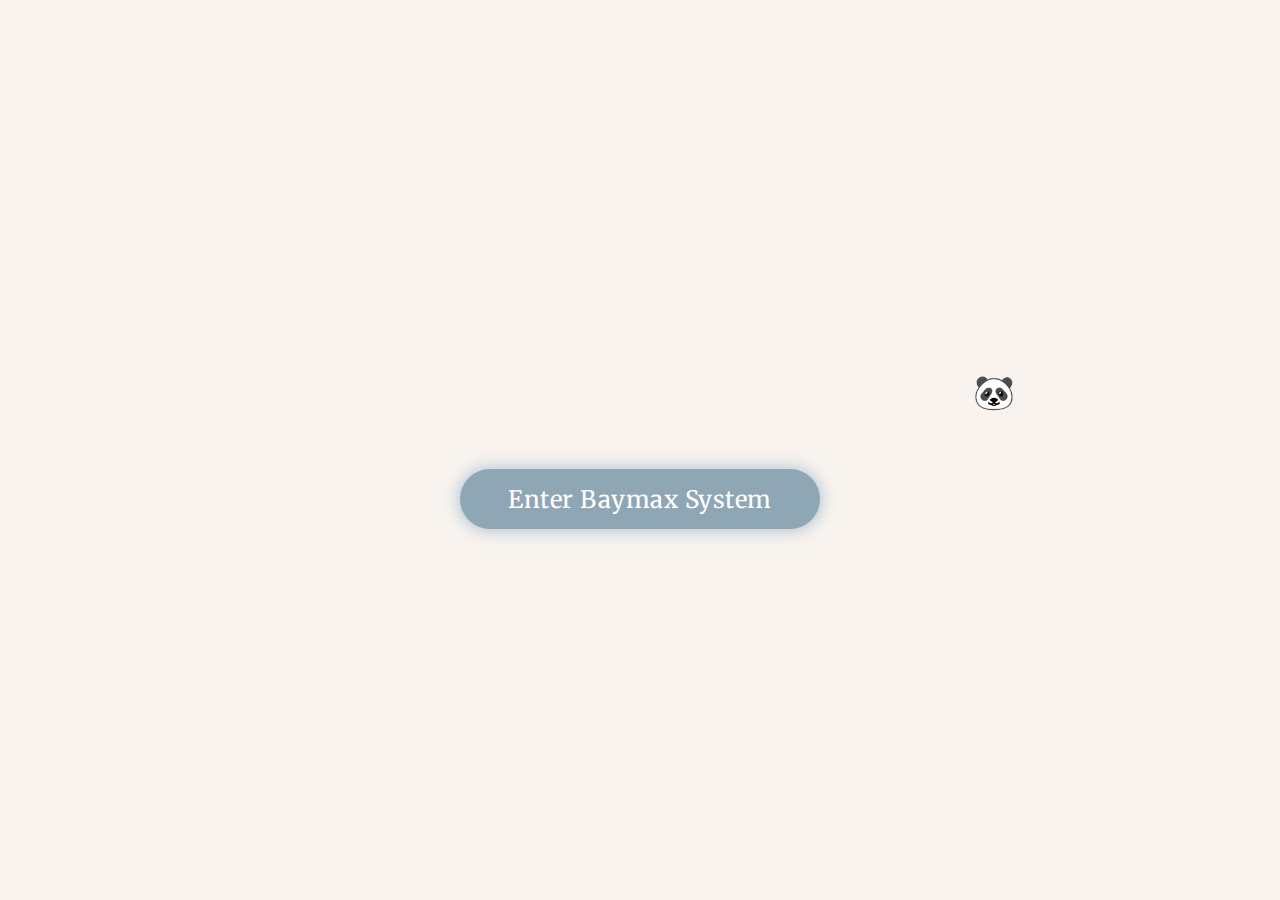
<file: index.html>
<!DOCTYPE html>
<html lang="en">
<head>
  <meta charset="UTF-8" />
  <meta name="viewport" content="width=device-width, initial-scale=1.0" />
  <title>for baby panda</title>
  <link href="https://fonts.googleapis.com/css2?family=Inter:wght@400;500&family=Merriweather:wght@400;700&display=swap" rel="stylesheet">
  <link rel="stylesheet" href="styles.css">
  <style>
    body {
      margin: 0;
      min-height: 100vh;
      background: #f8f3ee;
      display: flex;
      align-items: center;
      justify-content: center;
      font-family: 'Inter', Arial, sans-serif;
      color: #5c6a74;
      overflow: hidden;
    }
    .landing-wrapper {
      display: flex;
      flex-direction: column;
      align-items: center;
      justify-content: center;
      min-height: 100vh;
      width: 100vw;
      background: #f8f3ee;
      animation: fadeIn 1.2s cubic-bezier(.4,0,.2,1);
    }
    @keyframes fadeIn {
      from { opacity: 0; transform: translateY(30px); }
      to { opacity: 1; transform: translateY(0); }
    }
    .greeting {
      font-family: 'Merriweather', serif;
      font-size: 2.1rem;
      color: #6b7c89;
      margin-bottom: 3.5rem;
      text-align: center;
      font-weight: 400;
      letter-spacing: 0.5px;
      display: flex;
      flex-wrap: wrap;
      justify-content: center;
      gap: 0.3em;
    }
    .greeting-word {
      opacity: 0;
      transform: translateY(20px);
      display: inline-block;
      animation: wordFadeIn 0.7s forwards;
    }
    @keyframes wordFadeIn {
      to {
        opacity: 1;
        transform: translateY(0);
      }
    }
    .greeting-panda {
      display: inline-block;
      margin-left: 0.2em;
      animation: pandaBounce 1.2s infinite cubic-bezier(.4,0,.2,1);
    }
    @keyframes pandaBounce {
      0%, 100% { transform: translateY(0); }
      50% { transform: translateY(-12px) scale(1.08); }
    }
    .enter-btn {
      font-family: 'Merriweather', serif;
      font-size: 1.5rem;
      background: #8fa6b4;
      color: #fff;
      border: none;
      border-radius: 2rem;
      padding: 0.9rem 3rem;
      cursor: pointer;
      box-shadow: 0 0 16px 2px #b6c7d6, 0 2px 8px rgba(140, 160, 180, 0.10);
      transition: background 0.2s, box-shadow 0.2s, transform 0.2s;
      letter-spacing: 0.5px;
      animation: glowBtn 2s infinite alternate;
    }
    .enter-btn:hover {
      background: #6b7c89;
      box-shadow: 0 0 24px 6px #b6c7d6, 0 2px 8px rgba(140, 160, 180, 0.13);
      transform: scale(1.04);
    }
    @keyframes glowBtn {
      from { box-shadow: 0 0 16px 2px #b6c7d6, 0 2px 8px rgba(140, 160, 180, 0.10); }
      to { box-shadow: 0 0 32px 8px #b6c7d6, 0 2px 8px rgba(140, 160, 180, 0.13); }
    }
  </style>
</head>
<body>
  <div class="landing-wrapper">
    <div class="greeting" id="greeting"></div>
    <button class="enter-btn" onclick="transitionToMoods()">Enter Baymax System</button>
  </div>
  <div class="page-transition" id="pageTransition" style="display:none;"></div>
  <script>
    // Animated greeting text
    const greetingText = "Welcome to your calm corner, baby panda";
    const greetingContainer = document.getElementById('greeting');
    const words = greetingText.split(' ');
    words.forEach((word, i) => {
      const span = document.createElement('span');
      span.textContent = word;
      span.className = 'greeting-word';
      span.style.animationDelay = (0.12 * i) + 's';
      greetingContainer.appendChild(span);
      greetingContainer.appendChild(document.createTextNode(' '));
    });
    // Add animated panda emoji
    const panda = document.createElement('span');
    panda.textContent = '🐼';
    panda.className = 'greeting-panda';
    panda.style.animationDelay = (0.12 * words.length) + 's';
    greetingContainer.appendChild(panda);

    function transitionToMoods() {
      const transition = document.getElementById('pageTransition');
      transition.style.display = 'block';
      transition.classList.add('active');
      setTimeout(() => {
        window.location.href = 'moods.html';
      }, 500);
    }
  </script>
</body>
</html>
</file>
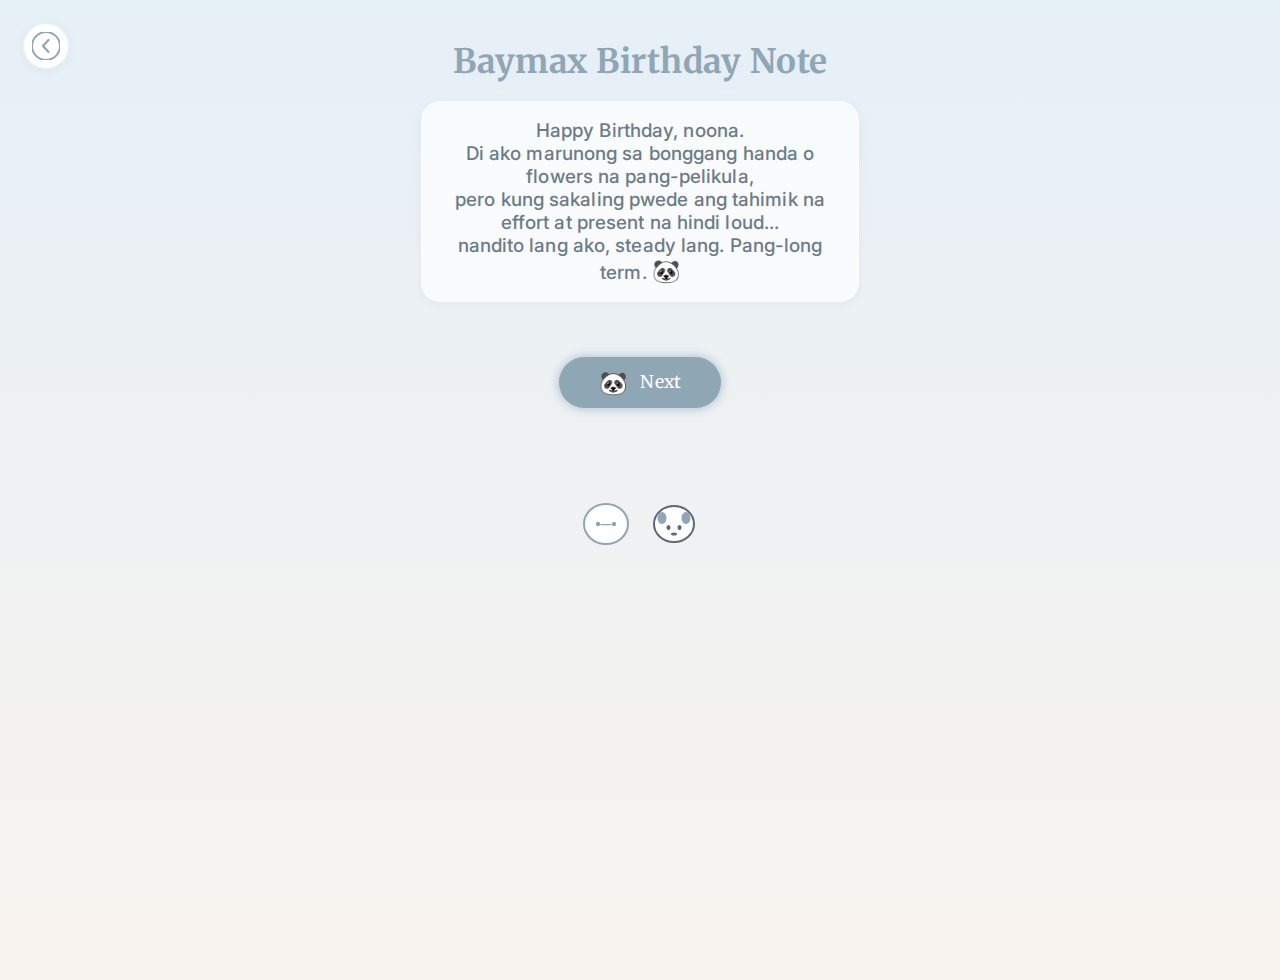
<file: baymax.html>
<!DOCTYPE html>
<html lang="en">
<head>
  <meta charset="UTF-8" />
  <meta name="viewport" content="width=device-width, initial-scale=1.0" />
  <title>Baymax Birthday Note</title>
  <link href="https://fonts.googleapis.com/css2?family=Inter:wght@400;500&family=Merriweather:wght@400;700&display=swap" rel="stylesheet">
  <style>
    html, body {
      box-sizing: border-box;
    }
    body {
      margin: 0;
      min-height: 100vh;
      background: linear-gradient(180deg, #e6f0f7 0%, #f8f3ee 100%);
      font-family: 'Inter', Arial, sans-serif;
      color: #5c6a74;
      width: 100%;
      overflow-x: hidden;
    }
    .baymax-wrapper {
      display: flex;
      flex-direction: column;
      align-items: center;
      justify-content: flex-start;
      padding-top: 2.5rem;
      padding-bottom: 2.5rem;
      width: 100%;
      min-height: 100vh;
      animation: fadeIn 1.2s cubic-bezier(.4,0,.2,1);
    }
    @keyframes fadeIn {
      from { opacity: 0; transform: translateY(30px); }
      to { opacity: 1; transform: translateY(0); }
    }
    .baymax-title {
      font-family: 'Merriweather', serif;
      font-size: 2.1rem;
      color: #8fa6b4;
      margin-bottom: 1.2rem;
      text-align: center;
      font-weight: 700;
      letter-spacing: 0.5px;
      text-shadow: 0 2px 12px #e6eaf7;
    }
    .birthday-note {
      font-size: 1.18rem;
      color: #6b7c89;
      margin-bottom: 2.2rem;
      text-align: center;
      font-weight: 500;
      letter-spacing: 0.1px;
      background: rgba(255,255,255,0.7);
      border-radius: 1.2rem;
      padding: 1.1rem 1.2rem 1.1rem 1.2rem;
      box-shadow: 0 2px 8px rgba(140, 160, 180, 0.10);
      max-width: 400px;
      margin-left: auto;
      margin-right: auto;
    }
    .cake-svg-container {
      margin: 1.5rem 0 1.2rem 0;
      display: flex;
      align-items: flex-end;
      justify-content: center;
      position: relative;
      width: 260px;
      height: 300px;
      max-width: 98vw;
    }
    .cake-svg {
      width: 260px;
      height: 300px;
      display: block;
      z-index: 3;
    }
    .candle-flame {
      transform-origin: 50% 100%;
      animation: flameFlicker 1.2s infinite alternate;
      opacity: 1;
      transition: opacity 0.7s;
    }
    .cake-svg.extinguished .candle-flame {
      opacity: 0;
      animation: none;
    }
    @keyframes flameFlicker {
      0% { transform: scaleY(1) rotate(-3deg); }
      50% { transform: scaleY(1.15) rotate(3deg); }
      100% { transform: scaleY(0.95) rotate(-2deg); }
    }
    .blow-btn {
      font-family: 'Merriweather', serif;
      font-size: 1.1rem;
      background: #f7b6b6;
      color: #fff;
      border: none;
      border-radius: 2rem;
      padding: 0.7rem 2.5rem;
      cursor: pointer;
      box-shadow: 0 0 10px 1px #f8d6d6, 0 2px 8px rgba(140, 160, 180, 0.10);
      transition: background 0.2s, box-shadow 0.2s, transform 0.2s;
      letter-spacing: 0.3px;
      animation: glowBtn 2s infinite alternate;
      margin-bottom: 1.5rem;
    }
    .blow-btn:hover {
      background: #e68fa6;
      box-shadow: 0 0 18px 4px #f8d6d6, 0 2px 8px rgba(140, 160, 180, 0.13);
      transform: scale(1.04);
    }
    @keyframes glowBtn {
      from { box-shadow: 0 0 10px 1px #f8d6d6, 0 2px 8px rgba(140, 160, 180, 0.10); }
      to { box-shadow: 0 0 22px 6px #f8d6d6, 0 2px 8px rgba(140, 160, 180, 0.13); }
    }
    .happy-message {
      font-size: 1.25rem;
      color: #e68fa6;
      font-family: 'Merriweather', serif;
      text-align: center;
      margin-top: 1.2rem;
      font-weight: 700;
      letter-spacing: 0.2px;
      opacity: 0;
      transition: opacity 0.7s;
    }
    .happy-message.visible {
      opacity: 1;
    }
    .baymax-panda-row {
      display: flex;
      align-items: center;
      justify-content: center;
      gap: 1.2rem;
      margin-top: 1.5rem;
    }
    .baymax-face, .panda-face {
      width: 48px;
      height: 48px;
      display: block;
    }
    @media (max-width: 600px) {
      .baymax-wrapper {
        padding-top: 4rem;
      }
      .cake-svg-container {
        width: 98vw;
        height: 180px;
        min-width: 0;
      }
      .cake-svg {
        width: 98vw;
        height: 180px;
      }
      .back-btn {
        top: 8px;
        left: 8px;
        width: 38px;
        height: 38px;
      }
      .baymax-title {
        margin-top: 1.5rem;
        font-size: 1.3rem;
      }
    }
    @media (max-width: 400px) {
      .baymax-title { font-size: 1.1rem; }
      .birthday-note { font-size: 1rem; padding: 0.7rem 0.5rem; }
    }
    .back-btn {
      position: fixed;
      top: 22px;
      left: 22px;
      z-index: 100;
      display: flex;
      align-items: center;
      justify-content: center;
      width: 44px;
      height: 44px;
      border-radius: 50%;
      background: #fff;
      box-shadow: 0 2px 8px rgba(140, 160, 180, 0.10);
      border: 2px solid #e6f0f7;
      transition: box-shadow 0.2s, border 0.2s, background 0.2s;
      cursor: pointer;
      text-decoration: none;
    }
    .back-btn:hover {
      background: #e6f0f7;
      border: 2px solid #8fa6b4;
      box-shadow: 0 4px 16px 2px #b6c7d6;
    }
    .back-btn svg {
      display: block;
    }
    .visually-hidden {
      position: absolute;
      width: 1px;
      height: 1px;
      padding: 0;
      margin: -1px;
      overflow: hidden;
      clip: rect(0,0,0,0);
      border: 0;
    }
    .next-btn {
      font-family: 'Merriweather', serif;
      font-size: 1.1rem;
      background: #8fa6b4;
      color: #fff;
      border: none;
      border-radius: 2rem;
      padding: 0.7rem 2.5rem;
      cursor: pointer;
      box-shadow: 0 0 10px 1px #b6c7d6, 0 2px 8px rgba(140, 160, 180, 0.10);
      transition: background 0.2s, box-shadow 0.2s, transform 0.2s;
      letter-spacing: 0.3px;
      animation: glowBtn 2s infinite alternate;
      margin-bottom: 1.5rem;
      margin-top: 1.2rem;
      display: flex;
      align-items: center;
      gap: 0.7em;
    }
    .next-btn:hover {
      background: #6b7c89;
      box-shadow: 0 0 18px 4px #b6c7d6, 0 2px 8px rgba(140, 160, 180, 0.13);
      transform: scale(1.04);
    }
    #nextEmoji {
      font-size: 1.3em;
      display: inline-block;
    }
    .wish-form {
      display: flex;
      flex-direction: column;
      align-items: center;
      gap: 0.7rem;
      margin-top: 1.2rem;
      background: rgba(255,255,255,0.8);
      border-radius: 1.2rem;
      padding: 1.1rem 1.2rem;
      box-shadow: 0 2px 8px rgba(140, 160, 180, 0.10);
      max-width: 340px;
      margin-left: auto;
      margin-right: auto;
    }
    .wish-label {
      font-family: 'Merriweather', serif;
      font-size: 1.1rem;
      color: #8fa6b4;
      margin-bottom: 0.2rem;
      text-align: center;
    }
    .wish-input {
      border-radius: 1rem;
      border: 1.5px solid #e68fa6;
      padding: 0.5rem 1rem;
      font-size: 1.1rem;
      font-family: 'Inter', Arial, sans-serif;
      outline: none;
      width: 220px;
      transition: border 0.2s;
      margin-bottom: 0.2rem;
    }
    .wish-input:focus {
      border: 1.5px solid #b6a6e6;
    }
    .wish-submit {
      font-family: 'Merriweather', serif;
      font-size: 1.1rem;
      background: #e68fa6;
      color: #fff;
      border: none;
      border-radius: 2rem;
      padding: 0.5rem 2rem;
      cursor: pointer;
      box-shadow: 0 0 10px 1px #f8d6d6, 0 2px 8px rgba(140, 160, 180, 0.10);
      transition: background 0.2s, box-shadow 0.2s, transform 0.2s;
      letter-spacing: 0.3px;
      margin-top: 0.2rem;
    }
    .wish-submit:hover {
      background: #b6a6e6;
      box-shadow: 0 0 18px 4px #f8d6d6, 0 2px 8px rgba(140, 160, 180, 0.13);
      transform: scale(1.04);
    }
    .wish-received {
      display: flex;
      flex-direction: column;
      align-items: center;
      justify-content: center;
      margin-top: 1.5rem;
      gap: 1.2rem;
    }
    .wish-received-msg {
      font-family: 'Merriweather', serif;
      font-size: 1.3rem;
      color: #e68fa6;
      text-align: center;
      background: rgba(255,255,255,0.8);
      border-radius: 1.2rem;
      padding: 1.1rem 1.2rem;
      box-shadow: 0 2px 8px rgba(140, 160, 180, 0.10);
      max-width: 340px;
    }
    .confetti {
      position: absolute;
      top: 0; left: 0; width: 100vw; height: 100vh;
      pointer-events: none;
      z-index: 9999;
    }
  </style>
</head>
<body>
  <a href="moods.html" class="back-btn" aria-label="Back to moods">
    <svg width="28" height="28" viewBox="0 0 28 28" fill="none" xmlns="http://www.w3.org/2000/svg">
      <circle cx="14" cy="14" r="14" fill="#fff" stroke="#8fa6b4" stroke-width="2"/>
      <path d="M16.5 8L11 14L16.5 20" stroke="#8fa6b4" stroke-width="2.2" stroke-linecap="round" stroke-linejoin="round"/>
    </svg>
    <span class="visually-hidden">Back</span>
  </a>
  <div class="baymax-wrapper">
    <div class="baymax-title">Baymax Birthday Note</div>
    <div class="birthday-note" id="notePage">
      <!-- JS will fill this -->
    </div>
    <button class="next-btn" id="nextBtn" onclick="nextPage()">
      <span id="nextEmoji">��</span> Next
    </button>
    <div class="cake-svg-container" id="cakeContainer" style="display:none;">
      <svg class="cake-svg" id="cakeSVG" viewBox="0 0 180 210" fill="none" xmlns="http://www.w3.org/2000/svg">
        <!-- Cake base -->
        <ellipse cx="90" cy="180" rx="60" ry="18" fill="#e6eaf7"/>
        <rect x="40" y="100" width="100" height="60" rx="24" fill="#fffbe6" stroke="#e68fa6" stroke-width="3"/>
        <ellipse cx="90" cy="100" rx="50" ry="18" fill="#f7b6b6"/>
        <!-- Candle -->
        <rect x="85" y="60" width="10" height="32" rx="5" fill="#ffe066" stroke="#e68fa6" stroke-width="2"/>
        <!-- Flame -->
        <ellipse class="candle-flame" id="candleFlame" cx="90" cy="58" rx="7" ry="12" fill="#ffe066"/>
        <ellipse class="candle-flame" id="candleFlame2" cx="90" cy="58" rx="3" ry="5" fill="#ffd700"/>
      </svg>
    </div>
    <button class="blow-btn" id="blowBtn" onclick="blowCandle()" style="display:none;">Blow Candle</button>
    <form id="wishForm" class="wish-form" style="display:none;" method="POST" action="https://formspree.io/f/xpwrjrrq">
      <label for="wishInput" class="wish-label">Make a wish! <span style="font-size:1.2em;">🌠</span></label>
      <input type="text" id="wishInput" name="wish" class="wish-input" placeholder="Type your wish here..." required autocomplete="off" maxlength="120" />
      <button type="submit" class="wish-submit">Send Wish</button>
    </form>
    <div class="wish-received" id="wishReceived" style="display:none;">
      <div class="wish-received-msg">Wish received! 🎉<br>Baymax are cheering for you!</div>
      <div class="confetti" id="confetti"></div>
    </div>
    <div class="happy-message" id="happyMsg">Yay! Happy Birthday! 🎉</div>
    <div class="baymax-panda-row">
      <svg class="baymax-face" viewBox="0 0 48 48" fill="none" xmlns="http://www.w3.org/2000/svg">
        <ellipse cx="24" cy="24" rx="22" ry="20" fill="#fff" stroke="#8fa6b4" stroke-width="2"/>
        <ellipse cx="16" cy="24" rx="2.2" ry="2.2" fill="#8fa6b4"/>
        <ellipse cx="32" cy="24" rx="2.2" ry="2.2" fill="#8fa6b4"/>
        <rect x="18.2" y="24" width="11.6" height="1.2" rx="0.6" fill="#8fa6b4"/>
      </svg>
      <svg class="panda-face" viewBox="0 0 48 48" fill="none" xmlns="http://www.w3.org/2000/svg">
        <ellipse cx="24" cy="24" rx="20" ry="18" fill="#fff" stroke="#5c6a74" stroke-width="2"/>
        <ellipse cx="12" cy="18" rx="4.5" ry="6" fill="#8fa6b4"/>
        <ellipse cx="36" cy="18" rx="4.5" ry="6" fill="#8fa6b4"/>
        <ellipse cx="24" cy="30" rx="10" ry="8" fill="#fff"/>
        <ellipse cx="18.5" cy="27.5" rx="2" ry="2.5" fill="#5c6a74"/>
        <ellipse cx="29.5" cy="27.5" rx="2" ry="2.5" fill="#5c6a74"/>
        <ellipse cx="24" cy="34" rx="3" ry="1.5" fill="#5c6a74"/>
      </svg>
    </div>
  </div>
  <script>
    // Birthday message pages and emojis
    const notePages = [
      {
        text: `Happy Birthday, noona.<br>Di ako marunong sa bonggang handa o flowers na pang-pelikula,<br>pero kung sakaling pwede ang tahimik na effort at present na hindi loud...<br>nandito lang ako, steady lang. Pang-long term. <span style="font-size:1.2em;">🐼</span>`,
        emoji: '🐼'
      },
      {
        text: `Sabi nila, ‘pag birthday mo, ikaw dapat ang nire-regalo.<br>Pero sa totoo lang, ako ‘yung may nakuha—<br>'yung chance na makilala ka, makasabay sa araw-araw,<br>at unti-unting mapansin kahit hindi ako maingay. <span style="font-size:1.2em;">🤍</span>` ,
        emoji: '🤍'
      },
      {
        text: `Wala akong balak manggulo ng mundo mo—<br>gusto ko lang maging parte nun, kahit sa simpleng paraan.<br>Kaya sana mas dumami pa araw mo na masaya,<br>at sana kahit di araw mo—nandun pa rin ako. <span style="font-size:1.2em;">🫶</span>` ,
        emoji: '🫶'
      },
      {
        text: `Maligayang bati, noona.<br>Pangako, hindi lang ito dahil birthday mo. Kahit walang cake, may totoo. <span style="font-size:1.2em;">🎂</span>` ,
        emoji: '🎂'
      }
    ];
    let page = 0;
    function showPage() {
      document.getElementById('notePage').innerHTML = notePages[page].text;
      document.getElementById('nextEmoji').textContent = notePages[page].emoji;
      document.getElementById('nextBtn').style.display = (page < notePages.length-1) ? 'flex' : 'none';
      if(page === notePages.length-1) {
        document.getElementById('cakeContainer').style.display = '';
        document.getElementById('blowBtn').style.display = '';
      } else {
        document.getElementById('cakeContainer').style.display = 'none';
        document.getElementById('blowBtn').style.display = 'none';
        document.getElementById('happyMsg').classList.remove('visible');
        document.getElementById('cakeSVG').classList.remove('extinguished');
      }
    }
    function nextPage() {
      if(page < notePages.length-1) {
        page++;
        showPage();
      }
    }
    window.onload = showPage;
    function blowCandle() {
      const cake = document.getElementById('cakeSVG');
      const msg = document.getElementById('happyMsg');
      cake.classList.add('extinguished');
      setTimeout(() => {
        msg.classList.add('visible');
        document.getElementById('wishForm').style.display = 'flex';
      }, 700);
    }
    // Confetti animation
    function launchConfetti() {
      const confetti = document.getElementById('confetti');
      confetti.innerHTML = '';
      for (let i = 0; i < 60; i++) {
        const c = document.createElement('div');
        c.style.position = 'absolute';
        c.style.left = Math.random() * 100 + 'vw';
        c.style.top = '-30px';
        c.style.width = '12px';
        c.style.height = '12px';
        c.style.borderRadius = '50%';
        c.style.background = ['#e68fa6','#ffe066','#8fa6b4','#f7b6b6','#b6a6e6','#fffbe6'][Math.floor(Math.random()*6)];
        c.style.opacity = 0.85;
        c.style.transition = 'transform 2.2s cubic-bezier(.4,0,.2,1), opacity 2.2s';
        confetti.appendChild(c);
        setTimeout(() => {
          c.style.transform = `translateY(${window.innerHeight+60}px) rotate(${Math.random()*360}deg)`;
          c.style.opacity = 0;
        }, 30);
      }
      setTimeout(() => { confetti.innerHTML = ''; }, 2500);
    }
    // Handle wish form submit
    document.addEventListener('DOMContentLoaded', function() {
      const wishForm = document.getElementById('wishForm');
      if (wishForm) {
        wishForm.addEventListener('submit', function(e) {
          e.preventDefault();
          // Send to Formspree
          fetch(wishForm.action, {
            method: 'POST',
            headers: { 'Accept': 'application/json' },
            body: new FormData(wishForm)
          }).then(() => {
            wishForm.style.display = 'none';
            document.getElementById('wishReceived').style.display = 'flex';
            launchConfetti();
          });
        });
      }
    });
  </script>
</body>
</html>
</file>
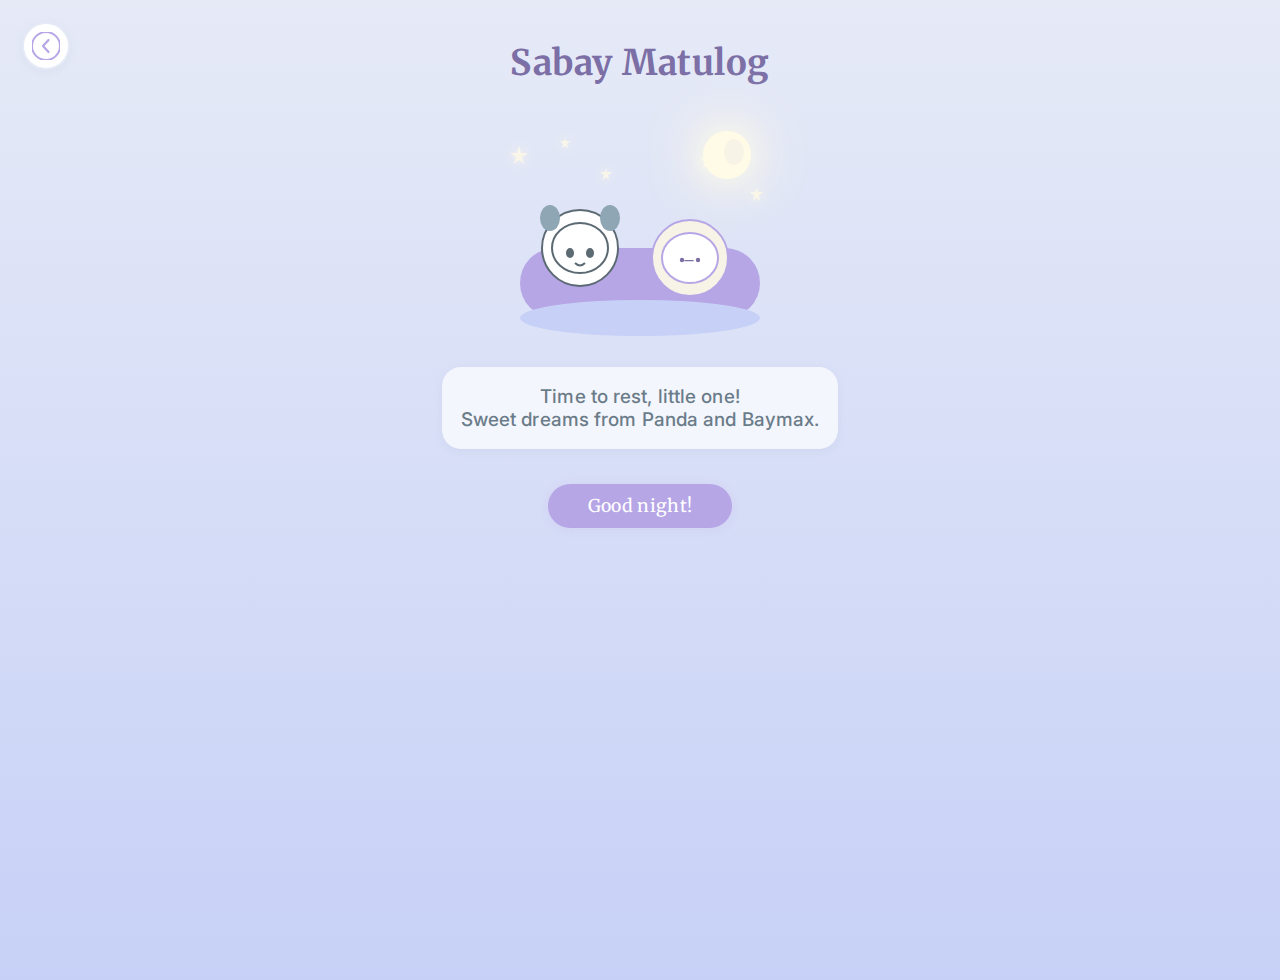
<file: matulog.html>
<!DOCTYPE html>
<html lang="en">
<head>
  <meta charset="UTF-8" />
  <meta name="viewport" content="width=device-width, initial-scale=1.0" />
  <title>Sabay Matulog</title>
  <link href="https://fonts.googleapis.com/css2?family=Inter:wght@400;500&family=Merriweather:wght@400;700&display=swap" rel="stylesheet">
  <style>
    html, body {
      box-sizing: border-box;
    }
    body {
      margin: 0;
      min-height: 100vh;
      background: linear-gradient(180deg, #e6eaf7 0%, #c7d1f7 100%);
      font-family: 'Inter', Arial, sans-serif;
      color: #5c6a74;
      width: 100%;
      overflow-x: hidden;
      transition: background 1.2s cubic-bezier(.4,0,.2,1);
    }
    body.night-mode {
      background: linear-gradient(180deg, #232a3b 0%, #3a3d5c 100%) !important;
    }
    .matulog-wrapper {
      display: flex;
      flex-direction: column;
      align-items: center;
      justify-content: flex-start;
      padding-top: 2.5rem;
      padding-bottom: 2.5rem;
      width: 100%;
      min-height: 100vh;
      animation: fadeIn 1.2s cubic-bezier(.4,0,.2,1);
    }
    @keyframes fadeIn {
      from { opacity: 0; transform: translateY(30px); }
      to { opacity: 1; transform: translateY(0); }
    }
    .matulog-title {
      font-family: 'Merriweather', serif;
      font-size: 2.2rem;
      color: #7b6fa6;
      margin-bottom: 1.2rem;
      text-align: center;
      font-weight: 700;
      letter-spacing: 0.5px;
      text-shadow: 0 2px 12px #e6eaf7;
    }
    .bedtime-svg-container {
      margin: 1.5rem 0 1.2rem 0;
      display: flex;
      align-items: flex-end;
      justify-content: center;
      position: relative;
      width: 320px;
      height: 220px;
      max-width: 95vw;
    }
    /* Animated stars */
    .star {
      position: absolute;
      fill: #fffbe6;
      opacity: 0.8;
      filter: drop-shadow(0 0 6px #fffbe6);
      animation: twinkle 2.5s infinite alternate;
    }
    .star.s1 { left: 30px; top: 18px; width: 18px; animation-delay: 0s; }
    .star.s2 { left: 120px; top: 40px; width: 12px; animation-delay: 0.7s; }
    .star.s3 { left: 220px; top: 25px; width: 15px; animation-delay: 1.2s; }
    .star.s4 { left: 80px; top: 10px; width: 10px; animation-delay: 1.7s; }
    .star.s5 { left: 270px; top: 60px; width: 13px; animation-delay: 2.1s; }
    @keyframes twinkle {
      0% { opacity: 0.7; transform: scale(1); }
      50% { opacity: 1; transform: scale(1.15); }
      100% { opacity: 0.6; transform: scale(0.95); }
    }
    /* Glowing moon */
    .moon {
      position: absolute;
      left: 220px;
      top: 0px;
      width: 54px;
      z-index: 2;
      filter: drop-shadow(0 0 18px #fffbe6) drop-shadow(0 0 32px #fffbe6);
      animation: moonGlow 2.5s infinite alternate;
    }
    @keyframes moonGlow {
      0% { filter: drop-shadow(0 0 10px #fffbe6) drop-shadow(0 0 18px #fffbe6); }
      100% { filter: drop-shadow(0 0 24px #fffbe6) drop-shadow(0 0 40px #fffbe6); }
    }
    /* Panda & Baymax SVG */
    .sleep-svg {
      width: 320px;
      height: 220px;
      display: block;
      z-index: 3;
    }
    .sleep-svg .panda-eye {
      transition: opacity 0.7s;
      opacity: 1;
    }
    .sleep-svg.sleeping .panda-eye {
      opacity: 0;
    }
    .sleep-svg .panda-eye-closed {
      transition: opacity 0.7s;
      opacity: 0;
    }
    .sleep-svg.sleeping .panda-eye-closed {
      opacity: 1;
    }
    .sleep-svg .baymax-eye {
      transition: opacity 0.7s;
      opacity: 1;
    }
    .sleep-svg.sleeping .baymax-eye {
      opacity: 0;
    }
    .sleep-svg .baymax-eye-closed {
      transition: opacity 0.7s;
      opacity: 0;
    }
    .sleep-svg.sleeping .baymax-eye-closed {
      opacity: 1;
    }
    .bedtime-message {
      font-size: 1.18rem;
      color: #6b7c89;
      margin-bottom: 2.2rem;
      text-align: center;
      font-weight: 500;
      letter-spacing: 0.1px;
      background: rgba(255,255,255,0.7);
      border-radius: 1.2rem;
      padding: 1.1rem 1.2rem 1.1rem 1.2rem;
      box-shadow: 0 2px 8px rgba(140, 160, 180, 0.10);
      max-width: 400px;
      margin-left: auto;
      margin-right: auto;
    }
    .goodnight-btn {
      font-family: 'Merriweather', serif;
      font-size: 1.1rem;
      background: #b6a6e6;
      color: #fff;
      border: none;
      border-radius: 2rem;
      padding: 0.7rem 2.5rem;
      cursor: pointer;
      box-shadow: 0 0 10px 1px #d6d6f7, 0 2px 8px rgba(140, 160, 180, 0.10);
      transition: background 0.2s, box-shadow 0.2s, transform 0.2s;
      letter-spacing: 0.3px;
      animation: glowBtn 2s infinite alternate;
      margin-bottom: 1.5rem;
    }
    .goodnight-btn:hover {
      background: #7b6fa6;
      box-shadow: 0 0 18px 4px #d6d6f7, 0 2px 8px rgba(140, 160, 180, 0.13);
      transform: scale(1.04);
    }
    @keyframes glowBtn {
      from { box-shadow: 0 0 10px 1px #d6d6f7, 0 2px 8px rgba(140, 160, 180, 0.10); }
      to { box-shadow: 0 0 22px 6px #d6d6f7, 0 2px 8px rgba(140, 160, 180, 0.13); }
    }
    @media (max-width: 600px) {
      .matulog-wrapper {
        padding-top: 1.2rem;
        padding-bottom: 1.2rem;
      }
      .bedtime-svg-container {
        width: 98vw;
        height: 170px;
        min-width: 0;
      }
      .sleep-svg {
        width: 98vw;
        height: 170px;
      }
      .moon {
        left: 70vw;
        top: 0px;
        width: 38px;
      }
      .star.s1 { left: 8vw; top: 10px; width: 12px; }
      .star.s2 { left: 30vw; top: 30px; width: 9px; }
      .star.s3 { left: 60vw; top: 18px; width: 11px; }
      .star.s4 { left: 20vw; top: 4px; width: 7px; }
      .star.s5 { left: 80vw; top: 40px; width: 10px; }
    }
    @media (max-width: 400px) {
      .matulog-title { font-size: 1.1rem; }
      .bedtime-message { font-size: 1rem; padding: 0.7rem 0.5rem; }
    }
    .back-btn {
      position: fixed;
      top: 22px;
      left: 22px;
      z-index: 100;
      display: flex;
      align-items: center;
      justify-content: center;
      width: 44px;
      height: 44px;
      border-radius: 50%;
      background: #fff;
      box-shadow: 0 2px 8px rgba(140, 160, 180, 0.10);
      border: 2px solid #e6eaf7;
      transition: box-shadow 0.2s, border 0.2s, background 0.2s;
      cursor: pointer;
      text-decoration: none;
    }
    .back-btn:hover {
      background: #e6eaf7;
      border: 2px solid #b6a6e6;
      box-shadow: 0 4px 16px 2px #d6d6f7;
    }
    .back-btn svg {
      display: block;
    }
    .visually-hidden {
      position: absolute;
      width: 1px;
      height: 1px;
      padding: 0;
      margin: -1px;
      overflow: hidden;
      clip: rect(0,0,0,0);
      border: 0;
    }
  </style>
</head>
<body>
  <a href="moods.html" class="back-btn" aria-label="Back to moods">
    <svg width="28" height="28" viewBox="0 0 28 28" fill="none" xmlns="http://www.w3.org/2000/svg">
      <circle cx="14" cy="14" r="14" fill="#fff" stroke="#b6a6e6" stroke-width="2"/>
      <path d="M16.5 8L11 14L16.5 20" stroke="#b6a6e6" stroke-width="2.2" stroke-linecap="round" stroke-linejoin="round"/>
    </svg>
    <span class="visually-hidden">Back</span>
  </a>
  <div class="matulog-wrapper">
    <div class="matulog-title">Sabay Matulog</div>
    <div class="bedtime-svg-container">
      <!-- Animated Stars -->
      <svg class="star s1" viewBox="0 0 18 18"><polygon points="9,0 11,7 18,7 12,11 14,18 9,14 4,18 6,11 0,7 7,7"/></svg>
      <svg class="star s2" viewBox="0 0 12 12"><polygon points="6,0 7,4 12,4 8,7 9,12 6,9 3,12 4,7 0,4 5,4"/></svg>
      <svg class="star s3" viewBox="0 0 15 15"><polygon points="7.5,0 9,5 15,5 10,9 12,15 7.5,12 3,15 5,9 0,5 6,5"/></svg>
      <svg class="star s4" viewBox="0 0 10 10"><polygon points="5,0 6,3 10,3 7,6 8,10 5,8 2,10 3,6 0,3 4,3"/></svg>
      <svg class="star s5" viewBox="0 0 13 13"><polygon points="6.5,0 8,4 13,4 9,7 10,13 6.5,10 3,13 4,7 0,4 5,4"/></svg>
      <!-- Glowing Moon -->
      <svg class="moon" viewBox="0 0 54 54"><circle cx="27" cy="27" r="24" fill="#fffbe6"/><ellipse cx="34" cy="24" rx="10" ry="13" fill="#f7f3e6"/></svg>
      <!-- Panda & Baymax sleeping SVG -->
      <svg class="sleep-svg" id="sleepSVG" viewBox="0 0 320 220" fill="none" xmlns="http://www.w3.org/2000/svg">
        <!-- Blanket -->
        <rect x="40" y="120" width="240" height="70" rx="35" fill="#b6a6e6"/>
        <ellipse cx="160" cy="190" rx="120" ry="18" fill="#c7d1f7"/>
        <!-- Panda body -->
        <ellipse cx="100" cy="120" rx="38" ry="38" fill="#fff" stroke="#5c6a74" stroke-width="2"/>
        <!-- Panda ears -->
        <ellipse cx="70" cy="90" rx="10" ry="13" fill="#8fa6b4"/>
        <ellipse cx="130" cy="90" rx="10" ry="13" fill="#8fa6b4"/>
        <!-- Panda face -->
        <ellipse cx="100" cy="120" rx="28" ry="25" fill="#fff" stroke="#5c6a74" stroke-width="2"/>
        <!-- Panda eyes open -->
        <ellipse class="panda-eye" cx="90" cy="125" rx="4" ry="5" fill="#5c6a74"/>
        <ellipse class="panda-eye" cx="110" cy="125" rx="4" ry="5" fill="#5c6a74"/>
        <!-- Panda eyes closed -->
        <ellipse class="panda-eye-closed" cx="90" cy="128" rx="6" ry="1.5" fill="#5c6a74"/>
        <ellipse class="panda-eye-closed" cx="110" cy="128" rx="6" ry="1.5" fill="#5c6a74"/>
        <!-- Panda mouth -->
        <path d="M95 135 Q100 140 105 135" stroke="#5c6a74" stroke-width="2" fill="none"/>
        <!-- Baymax body -->
        <ellipse cx="210" cy="130" rx="38" ry="38" fill="#f7f3e6" stroke="#b6a6e6" stroke-width="2"/>
        <!-- Baymax face -->
        <ellipse cx="210" cy="130" rx="28" ry="25" fill="#fff" stroke="#b6a6e6" stroke-width="2"/>
        <!-- Baymax eyes open -->
        <ellipse class="baymax-eye" cx="202" cy="132" rx="2.2" ry="2.2" fill="#7b6fa6"/>
        <ellipse class="baymax-eye" cx="218" cy="132" rx="2.2" ry="2.2" fill="#7b6fa6"/>
        <rect class="baymax-eye" x="204.2" y="132" width="9.6" height="1.2" rx="0.6" fill="#7b6fa6"/>
        <!-- Baymax eyes closed -->
        <ellipse class="baymax-eye-closed" cx="202" cy="135" rx="3.5" ry="0.7" fill="#7b6fa6"/>
        <ellipse class="baymax-eye-closed" cx="218" cy="135" rx="3.5" ry="0.7" fill="#7b6fa6"/>
        <rect class="baymax-eye-closed" x="204.2" y="135" width="9.6" height="0.7" rx="0.35" fill="#7b6fa6"/>
      </svg>
    </div>
    <div class="bedtime-message">
      Time to rest, little one!<br>Sweet dreams from Panda and Baymax.
    </div>
    <button class="goodnight-btn" onclick="sleepAnimation()">Good night!</button>
  </div>
  <script>
    function sleepAnimation() {
      const svg = document.getElementById('sleepSVG');
      document.body.classList.add('night-mode');
      svg.classList.add('sleeping');
      // Make stars twinkle faster
      document.querySelectorAll('.star').forEach(star => {
        star.style.animationDuration = '1.1s';
      });
      setTimeout(() => {
        svg.classList.remove('sleeping');
        document.querySelectorAll('.star').forEach(star => {
          star.style.animationDuration = '';
        });
      }, 3500);
      setTimeout(() => {
        document.body.classList.remove('night-mode');
      }, 30000);
    }
  </script>
</body>
</html>
</file>
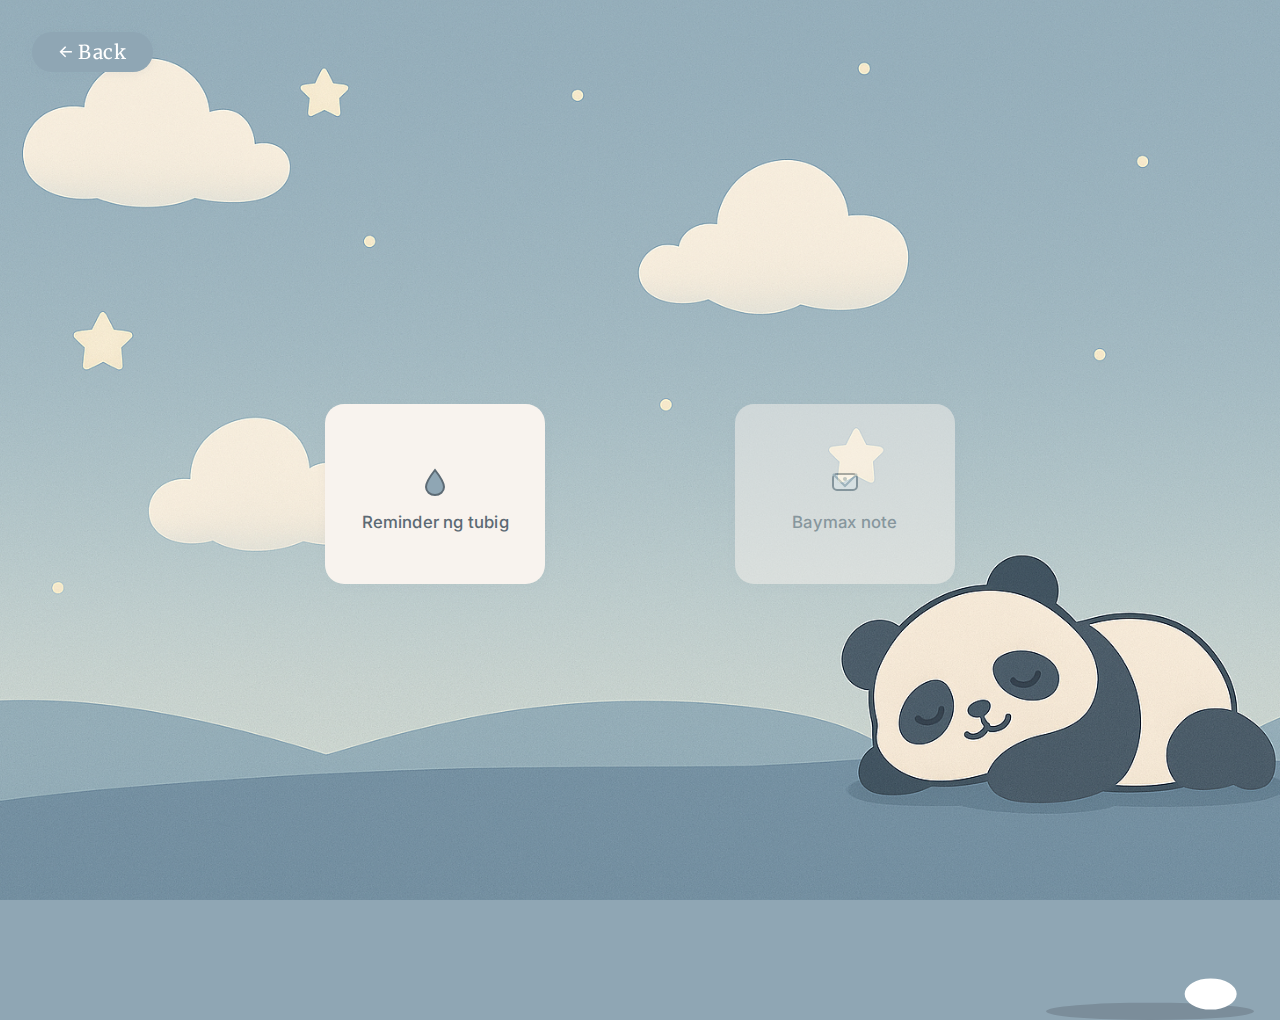
<file: moods.html>
<!DOCTYPE html>
<html lang="en">
<head>
  <meta charset="UTF-8" />
  <meta name="viewport" content="width=device-width, initial-scale=1.0" />
  <title>Panda Moods 🐼</title>
  <link href="https://fonts.googleapis.com/css2?family=Inter:wght@400;500&family=Merriweather:wght@400;700&display=swap" rel="stylesheet">
  <link rel="stylesheet" href="styles.css">
  <style>
    body {
      margin: 0;
      background: #8fa6b4 url('background.png') no-repeat center bottom / cover;
      background-attachment: fixed;
      font-family: 'Inter', Arial, sans-serif;
      color: #5c6a74;
      min-height: 100vh;
      display: flex;
      flex-direction: column;
      justify-content: flex-start;
      position: relative;
      overflow-x: hidden;
    }
    .back-btn {
      position: fixed;
      top: 32px;
      left: 32px;
      z-index: 1002;
      font-family: 'Merriweather', serif;
      font-size: 1.2rem;
      background: #8fa6b4;
      color: #fff;
      border: none;
      border-radius: 2rem;
      padding: 0.5rem 1.7rem;
      cursor: pointer;
      box-shadow: 0 2px 8px rgba(140, 160, 180, 0.10);
      transition: background 0.2s;
      letter-spacing: 0.5px;
    }
    .back-btn:hover {
      background: #6b7c89;
    }
    .moods-container {
      display: flex;
      flex-direction: column;
      align-items: center;
      justify-content: center;
      min-height: 100vh;
      padding-top: 60px;
      padding-bottom: 60px;
      width: 100vw;
    }
    .moods-grid {
      display: grid;
      grid-template-columns: repeat(auto-fit, minmax(140px, 1fr));
      gap: 1.5rem 1.2rem;
      margin-bottom: 2rem;
      width: 100%;
      max-width: 800px;
      justify-items: center;
      align-items: stretch;
    }
    .mood-card {
      background: #f8f3ee;
      border-radius: 1.2rem;
      box-shadow: 0 2px 8px rgba(140, 160, 180, 0.08);
      display: flex;
      flex-direction: column;
      align-items: center;
      justify-content: center;
      padding: 1.1rem 1.1rem 0.7rem 1.1rem;
      min-width: 220px;
      max-width: 220px;
      width: 220px;
      min-height: 180px;
      max-height: 180px;
      height: 180px;
      box-sizing: border-box;
      transition: transform 0.15s, box-shadow 0.15s;
      text-decoration: none;
      color: inherit;
    }
    .mood-card:hover {
      transform: translateY(-6px) scale(1.04);
      box-shadow: 0 4px 16px rgba(140, 160, 180, 0.16);
      background: #e6f0f7;
      cursor: pointer;
    }
    .mood-card.clickable {
      cursor: pointer;
      position: relative;
    }
    .mood-icon {
      width: 38px;
      height: 38px;
      margin-bottom: 0.7rem;
      display: flex;
      align-items: center;
      justify-content: center;
    }
    .mood-label {
      font-family: 'Inter', Arial, sans-serif;
      font-size: 1.05rem;
      color: #5c6a74;
      text-align: center;
      font-weight: 500;
      letter-spacing: 0.2px;
    }
    .panda-illustration {
      position: absolute;
      bottom: 0;
      right: 0;
      width: 260px;
      max-width: 60vw;
      z-index: 1;
      pointer-events: none;
    }                                                                                                                                                                                                                                                                                                                                               
    @media (max-width: 900px) {
      .moods-grid {
        grid-template-columns: repeat(auto-fit, minmax(140px, 1fr));
        gap: 1.1rem 0.7rem;
        max-width: 98vw;
      }
      .moods-container {
        padding-bottom: 120px;
      }
      .back-btn {
        top: 16px;
        left: 16px;
        font-size: 1rem;
        padding: 0.4rem 1.2rem;
      }
    }
    @media (max-width: 600px) {
      .mood-card {
        min-width: 170px;
        max-width: 170px;
        width: 170px;
        min-height: 140px;
        max-height: 140px;
        height: 140px;
        padding: 0.7rem 0.7rem 0.5rem 0.7rem;
      }
      .panda-illustration {
        width: 140px;
      }
      .moods-container {
        justify-content: flex-start;
        padding-top: 30px;
        padding-bottom: 30px;
      }
      .moods-grid {
        display: flex;
        flex-direction: column;
        align-items: center;
        gap: 1.1rem;
        width: 100%;
        max-width: 100vw;
        margin: 0 auto;
        padding: 0 0.5rem;
      }
    }
  </style>
</head>
<body>
  <button class="back-btn" onclick="window.location.href='index.html'">← Back</button>
  <div class="moods-container">
    <div class="moods-grid">
      <a href="tubig.html" class="mood-card clickable" title="Go to Tubig Tab">
        <span class="mood-icon"> <!-- Water Drop SVG -->
          <svg width="32" height="32" viewBox="0 0 32 32" fill="none"><path d="M16 4C16 4 7 15.5 7 21C7 25.4183 11.0294 29 16 29C20.9706 29 25 25.4183 25 21C25 15.5 16 4 16 4Z" fill="#8fa6b4" stroke="#5c6a74" stroke-width="2"/></svg>
        </span>
        <div class="mood-label">Reminder ng tubig</div>
      </a>
      <a href="baymax.html" class="mood-card clickable" title="Go to Baymax Birthday Note" id="baymaxCard">
        <span class="mood-icon"> <!-- Envelope Heart SVG -->
          <svg width="32" height="32" viewBox="0 0 32 32" fill="none"><rect x="4" y="8" width="24" height="16" rx="4" fill="#fff" stroke="#5c6a74" stroke-width="2"/><path d="M4 8L16 20L28 8" stroke="#8fa6b4" stroke-width="2"/><path d="M16 15C17.1046 15 18 14.1046 18 13C18 11.8954 17.1046 11 16 11C14.8954 11 14 11.8954 14 13C14 14.1046 14.8954 15 16 15Z" fill="#8fa6b4"/></svg>
        </span>
        <div class="mood-label">Baymax note</div>
      </a>
    </div>
  </div>
  <svg class="panda-illustration" viewBox="0 0 300 120" fill="none" xmlns="http://www.w3.org/2000/svg">
    <ellipse cx="150" cy="110" rx="120" ry="10" fill="#7b8d9a"/>
    <ellipse cx="220" cy="90" rx="30" ry="18" fill="#fff"/>
    <!-- (rest of panda SVG) -->
  </svg>
  <script>
    // Lock Baymax note tab until Tubig is complete
    const baymaxCard = document.getElementById('baymaxCard');
    if (baymaxCard) {
      if (localStorage.getItem('tubigComplete') !== 'yes') {
        baymaxCard.classList.add('locked');
        baymaxCard.removeAttribute('href');
        baymaxCard.style.pointerEvents = 'none';
        baymaxCard.style.opacity = '0.5';
        baymaxCard.title = 'Finish the Tubig tab first!';
      } else {
        baymaxCard.classList.remove('locked');
        baymaxCard.href = 'baymax.html';
        baymaxCard.style.pointerEvents = '';
        baymaxCard.style.opacity = '';
        baymaxCard.title = 'Go to Baymax Birthday Note';
      }
    }
  </script>
</body>
</html>
</file>
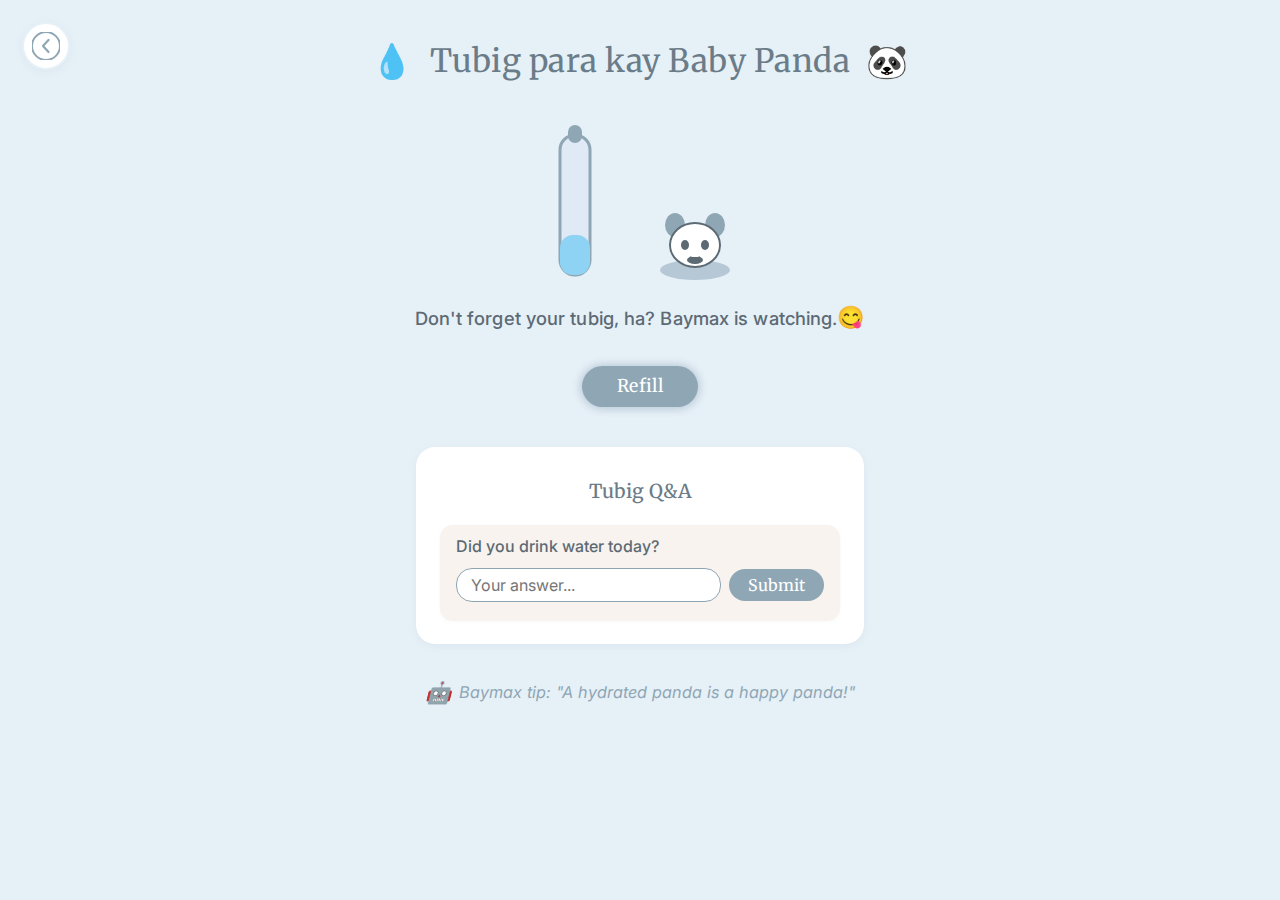
<file: tubig.html>
<!DOCTYPE html>
<html lang="en">
<head>
  <meta charset="UTF-8" />
  <meta name="viewport" content="width=device-width, initial-scale=1.0" />
  <title>Tubig para kay Baby Panda</title>
  <link href="https://fonts.googleapis.com/css2?family=Inter:wght@400;500&family=Merriweather:wght@400;700&display=swap" rel="stylesheet">
  <style>
    html, body, .tubig-wrapper {
      box-sizing: border-box;
    }
    body {
      margin: 0;
      min-height: 100vh;
      background: #e6f0f7;
      font-family: 'Inter', Arial, sans-serif;
      color: #5c6a74;
      width: 100%;
      overflow-x: hidden;
    }
    .tubig-wrapper {
      display: flex;
      flex-direction: column;
      align-items: center;
      justify-content: flex-start;
      padding-top: 2.5rem;
      padding-bottom: 2.5rem;
      width: 100%;
      background: #e6f0f7;
      animation: fadeIn 1.2s cubic-bezier(.4,0,.2,1);
    }
    @keyframes fadeIn {
      from { opacity: 0; transform: translateY(30px); }
      to { opacity: 1; transform: translateY(0); }
    }
    .tubig-title {
      font-family: 'Merriweather', serif;
      font-size: 2rem;
      color: #6b7c89;
      margin-bottom: 1.2rem;
      text-align: center;
      font-weight: 400;
      letter-spacing: 0.5px;
      display: flex;
      align-items: center;
      gap: 0.5em;
    }
    .tubig-emoji {
      font-size: 2.1rem;
      display: inline-block;
      animation: emojiBounce 1.2s infinite cubic-bezier(.4,0,.2,1);
    }
    @keyframes emojiBounce {
      0%, 100% { transform: translateY(0); }
      50% { transform: translateY(-10px) scale(1.08); }
    }
    .tubig-svg-container {
      margin: 1.5rem 0 1.2rem 0;
      display: flex;
      align-items: flex-end;
      justify-content: center;
      gap: 2.5rem;
    }
    .reminder-text {
      font-size: 1.15rem;
      color: #5c6a74;
      margin-bottom: 2.2rem;
      text-align: center;
      font-weight: 500;
      letter-spacing: 0.1px;
    }
    .refill-btn {
      font-family: 'Merriweather', serif;
      font-size: 1.1rem;
      background: #8fa6b4;
      color: #fff;
      border: none;
      border-radius: 2rem;
      padding: 0.6rem 2.2rem;
      cursor: pointer;
      box-shadow: 0 0 10px 1px #b6c7d6, 0 2px 8px rgba(140, 160, 180, 0.10);
      transition: background 0.2s, box-shadow 0.2s, transform 0.2s;
      letter-spacing: 0.3px;
      animation: glowBtn 2s infinite alternate;
    }
    .refill-btn:hover {
      background: #6b7c89;
      box-shadow: 0 0 18px 4px #b6c7d6, 0 2px 8px rgba(140, 160, 180, 0.13);
      transform: scale(1.04);
    }
    @keyframes glowBtn {
      from { box-shadow: 0 0 10px 1px #b6c7d6, 0 2px 8px rgba(140, 160, 180, 0.10); }
      to { box-shadow: 0 0 22px 6px #b6c7d6, 0 2px 8px rgba(140, 160, 180, 0.13); }
    }
    .water-bottle {
      width: 70px;
      height: 160px;
      display: block;
    }
    .panda-svg {
      width: 90px;
      height: 90px;
      display: block;
      transition: filter 0.3s, transform 0.3s;
    }
    .panda-svg.happy {
      filter: drop-shadow(0 0 8px #ffe066);
      animation: pandaHappyBounce 0.7s cubic-bezier(.4,0,.2,1);
    }
    @keyframes pandaHappyBounce {
      0% { transform: scale(1) translateY(0); }
      30% { transform: scale(1.08) translateY(-10px); }
      60% { transform: scale(1.04) translateY(0); }
      100% { transform: scale(1) translateY(0); }
    }
    .qa-section {
      background: #fff;
      border-radius: 1.2rem;
      box-shadow: 0 2px 8px rgba(140, 160, 180, 0.10);
      padding: 2rem 1.5rem 1.2rem 1.5rem;
      margin-top: 2.5rem;
      width: 100%;
      max-width: 400px;
      display: flex;
      flex-direction: column;
      align-items: stretch;
      gap: 0.7rem;
    }
    .qa-title {
      font-family: 'Merriweather', serif;
      font-size: 1.2rem;
      color: #6b7c89;
      margin-bottom: 0.7rem;
      text-align: center;
      font-weight: 500;
    }
    .qa-item {
      border-radius: 0.8rem;
      background: #f8f3ee;
      margin-bottom: 0.2rem;
      box-shadow: 0 1px 4px rgba(140, 160, 180, 0.06);
      padding: 0.7rem 1rem 1.2rem 1rem;
      font-size: 1rem;
      font-family: 'Inter', Arial, sans-serif;
      font-weight: 500;
      color: #5c6a74;
      position: relative;
      display: flex;
      flex-direction: column;
      gap: 0.5rem;
    }
    .qa-label {
      margin-bottom: 0.2rem;
    }
    .qa-input-row {
      display: flex;
      gap: 0.5rem;
      align-items: center;
    }
    .qa-input {
      flex: 1;
      border-radius: 1rem;
      border: 1.5px solid #8fa6b4;
      padding: 0.4rem 0.9rem;
      font-size: 1rem;
      font-family: 'Inter', Arial, sans-serif;
      outline: none;
      transition: border 0.2s;
      min-width: 0;
    }
    .qa-input:focus {
      border: 1.5px solid #6b7c89;
    }
    .qa-submit {
      font-family: 'Merriweather', serif;
      font-size: 1rem;
      background: #8fa6b4;
      color: #fff;
      border: none;
      border-radius: 1.2rem;
      padding: 0.4rem 1.2rem;
      cursor: pointer;
      transition: background 0.2s;
      white-space: nowrap;
    }
    .qa-submit:disabled {
      background: #b6c7d6;
      cursor: not-allowed;
    }
    .qa-success {
      color: #7bb661;
      font-size: 0.98rem;
      margin-top: 0.2rem;
      font-weight: 500;
      font-family: 'Inter', Arial, sans-serif;
      letter-spacing: 0.1px;
      display: flex;
      align-items: center;
      gap: 0.3em;
    }
    .baymax-tip {
      margin-top: 2.2rem;
      font-size: 1.02rem;
      color: #8fa6b4;
      text-align: center;
      font-style: italic;
      display: flex;
      align-items: center;
      justify-content: center;
      gap: 0.5em;
    }
    .baymax-tip-emoji {
      font-size: 1.3em;
      vertical-align: middle;
      animation: tipWave 1.5s infinite alternate;
    }
    @keyframes tipWave {
      0% { transform: rotate(-8deg); }
      100% { transform: rotate(8deg); }
    }
    @media (max-width: 600px) {
      .qa-section {
        padding: 1.2rem 0.5rem 0.7rem 0.5rem;
        max-width: 98vw;
      }
      .qa-item {
        padding: 0.6rem 0.5rem 1rem 0.5rem;
        font-size: 0.98rem;
      }
      .qa-title {
        font-size: 1.05rem;
      }
      .qa-input-row {
        flex-direction: column;
        align-items: stretch;
        gap: 0.4rem;
      }
      .qa-input, .qa-submit {
        width: 100%;
        font-size: 1rem;
      }
      .qa-submit {
        padding: 0.5rem 0;
      }
      .tubig-wrapper {
        align-items: stretch;
        padding-top: 1.2rem;
        padding-bottom: 1.2rem;
      }
    }
    @media (max-width: 400px) {
      .qa-section {
        padding: 0.7rem 0.1rem 0.5rem 0.1rem;
      }
      .qa-title {
        font-size: 0.98rem;
      }
      .qa-item {
        font-size: 0.95rem;
      }
    }
    .back-btn {
      position: fixed;
      top: 22px;
      left: 22px;
      z-index: 100;
      display: flex;
      align-items: center;
      justify-content: center;
      width: 44px;
      height: 44px;
      border-radius: 50%;
      background: #fff;
      box-shadow: 0 2px 8px rgba(140, 160, 180, 0.10);
      border: 2px solid #e6f0f7;
      transition: box-shadow 0.2s, border 0.2s, background 0.2s;
      cursor: pointer;
      text-decoration: none;
    }
    .back-btn:hover {
      background: #e6f0f7;
      border: 2px solid #8fa6b4;
      box-shadow: 0 4px 16px 2px #b6c7d6;
    }
    .back-btn svg {
      display: block;
    }
    .visually-hidden {
      position: absolute;
      width: 1px;
      height: 1px;
      padding: 0;
      margin: -1px;
      overflow: hidden;
      clip: rect(0,0,0,0);
      border: 0;
    }
    .next-tab-btn {
      display: inline-block;
      margin: 2.2rem auto 0 auto;
      background: none;
      border: none;
      box-shadow: none;
      padding: 0;
      border-radius: 50%;
      transition: transform 0.2s;
      text-align: center;
      text-decoration: none;
      cursor: pointer;
      outline: none;
    }
    .next-tab-btn .next-btn-icon {
      display: flex;
      align-items: center;
      justify-content: center;
      width: 56px;
      height: 56px;
      background: #fff;
      border-radius: 50%;
      box-shadow: 0 0 10px 1px #d6d6f7, 0 2px 8px rgba(140, 160, 180, 0.10);
      transition: box-shadow 0.2s, background 0.2s;
    }
    .next-tab-btn:hover .next-btn-icon {
      background: #e6f0f7;
      box-shadow: 0 0 18px 4px #d6d6f7, 0 2px 8px rgba(140, 160, 180, 0.13);
      transform: scale(1.08);
    }
  </style>
</head>
<body>
  <a href="moods.html" class="back-btn" aria-label="Back to moods">
    <svg width="28" height="28" viewBox="0 0 28 28" fill="none" xmlns="http://www.w3.org/2000/svg">
      <circle cx="14" cy="14" r="14" fill="#fff" stroke="#8fa6b4" stroke-width="2"/>
      <path d="M16.5 8L11 14L16.5 20" stroke="#8fa6b4" stroke-width="2.2" stroke-linecap="round" stroke-linejoin="round"/>
    </svg>
    <span class="visually-hidden">Back</span>
  </a>
  <div class="tubig-wrapper">
    <div class="tubig-title">
      <span class="tubig-emoji">💧</span>
      Tubig para kay Baby Panda
      <span class="tubig-emoji">🐼</span>
    </div>
    <div class="tubig-svg-container">
      <!-- Water Bottle SVG with animated water level -->
      <svg class="water-bottle" viewBox="0 0 70 160" fill="none" xmlns="http://www.w3.org/2000/svg">
        <rect x="20" y="10" width="30" height="140" rx="15" fill="#e0eaf6" stroke="#8fa6b4" stroke-width="3"/>
        <rect id="waterLevel" x="20" y="110" width="30" height="40" rx="13" fill="#8fd3f4"/>
        <rect x="28" y="0" width="14" height="18" rx="7" fill="#8fa6b4"/>
      </svg>
      <!-- Cute Panda SVG -->
      <svg class="panda-svg" id="pandaSVG" viewBox="0 0 90 90" fill="none" xmlns="http://www.w3.org/2000/svg">
        <ellipse cx="45" cy="75" rx="35" ry="10" fill="#b6c7d6"/>
        <ellipse cx="25" cy="30" rx="10" ry="12" fill="#8fa6b4"/>
        <ellipse cx="65" cy="30" rx="10" ry="12" fill="#8fa6b4"/>
        <ellipse cx="45" cy="50" rx="25" ry="22" fill="#fff" stroke="#5c6a74" stroke-width="2"/>
        <!-- Eyes -->
        <ellipse id="pandaEyeL" cx="35" cy="50" rx="4" ry="5" fill="#5c6a74"/>
        <ellipse id="pandaEyeR" cx="55" cy="50" rx="4" ry="5" fill="#5c6a74"/>
        <!-- Mouth (neutral) -->
        <path id="pandaMouth" d="M40 62 Q45 66 50 62" stroke="#5c6a74" stroke-width="2" fill="none"/>
        <ellipse cx="45" cy="65" rx="8" ry="4" fill="#5c6a74"/>
        <ellipse cx="45" cy="60" rx="5" ry="2" fill="#fff"/>
      </svg>
    </div>
    <div class="reminder-text">
      Don't forget your tubig, ha? Baymax is watching.<span style="font-size:1.2em;">😋</span>
    </div>
    <button class="refill-btn" onclick="refillWater()">Refill</button>
    <div class="qa-section">
      <div class="qa-title">Tubig Q&amp;A</div>
      <div class="qa-item">
        <div class="qa-label">Did you drink water today?</div>
        <div class="qa-input-row">
          <input class="qa-input" type="text" placeholder="Your answer..." />
          <button class="qa-submit" onclick="submitQA(this)">Submit</button>
        </div>
      </div>
    </div>
    <div class="baymax-tip">
      <span class="baymax-tip-emoji">🤖</span>
      Baymax tip: "A hydrated panda is a happy panda!"
    </div>
    <a href="baymax.html" class="next-tab-btn" id="nextTabBtn" style="display:none;" aria-label="Proceed to next tab">
      <span class="next-btn-icon">
        <svg width="32" height="32" viewBox="0 0 32 32" fill="none" xmlns="http://www.w3.org/2000/svg">
          <path d="M16 28S4 20 4 12.5C4 8.35786 7.35786 5 11.5 5C13.9853 5 16 7.01472 16 9.5C16 7.01472 18.0147 5 20.5 5C24.6421 5 28 8.35786 28 12.5C28 20 16 28 16 28Z" fill="#e68fa6" stroke="#b6a6e6" stroke-width="2"/>
          <path d="M20 16L24 20M24 20L20 24M24 20H12" stroke="#b6a6e6" stroke-width="2" stroke-linecap="round" stroke-linejoin="round"/>
        </svg>
      </span>
    </a>
  </div>
  <script>
    function refillWater() {
      const water = document.getElementById('waterLevel');
      water.setAttribute('y', '30');
      water.setAttribute('height', '120');
      water.style.transition = 'all 0.7s cubic-bezier(.4,0,.2,1)';
      setTimeout(() => {
        water.setAttribute('y', '110');
        water.setAttribute('height', '40');
      }, 60000);
    }

    function submitQA(btn) {
      const row = btn.closest('.qa-input-row');
      const input = row.querySelector('.qa-input');
      if (!input.value.trim()) {
        input.focus();
        input.style.border = '1.5px solid #e57373';
        setTimeout(() => { input.style.border = ''; }, 800);
        return;
      }
      input.disabled = true;
      btn.disabled = true;
      // Show success message
      let success = document.createElement('div');
      success.className = 'qa-success';
      success.innerHTML = 'Good job! <span>🐼</span>';
      row.parentNode.appendChild(success);
      makePandaHappy();
      // Show next button
      document.getElementById('nextTabBtn').style.display = 'inline-block';
      // Mark Tubig as complete
      localStorage.setItem('tubigComplete', 'yes');
    }

    function makePandaHappy() {
      const panda = document.getElementById('pandaSVG');
      const mouth = document.getElementById('pandaMouth');
      panda.classList.add('happy');
      // Change mouth to a smile
      mouth.setAttribute('d', 'M40 62 Q45 70 50 62');
      setTimeout(() => {
        panda.classList.remove('happy');
        mouth.setAttribute('d', 'M40 62 Q45 66 50 62');
      }, 2000);
    }
  </script>
</body>
</html>
</file>
<file: styles.css>
body {
  margin: 0;
  font-family: 'Segoe UI', Tahoma, Geneva, Verdana, sans-serif;
  background: #fefcf9;
  color: #333;
  text-align: center;
}

header {
  background: #f6e7e4;
  padding: 2rem 1rem;
  box-shadow: 0 2px 4px rgba(0,0,0,0.1);
}

header h1 {
  margin: 0;
  font-size: 2rem;
}

.proceed-btn {
  margin-top: 1rem;
  padding: 0.75rem 1.5rem;
  font-size: 1rem;
  background: #ffcccb;
  border: none;
  border-radius: 1rem;
  cursor: pointer;
  transition: background 0.3s ease;
}

.proceed-btn:hover {
  background: #ffb3b3;
}

.tabs {
  display: none;
  flex-wrap: wrap;
  justify-content: center;
  padding: 2rem;
  gap: 1rem;
}

.tab {
  width: 180px;
  height: 180px;
  background: #fff;
  border-radius: 1.5rem;
  box-shadow: 0 4px 6px rgba(0,0,0,0.1);
  display: flex;
  flex-direction: column;
  align-items: center;
  justify-content: center;
  padding: 1rem;
  transition: transform 0.3s ease;
}

.tab:hover {
  transform: scale(1.05);
}

.emoji {
  font-size: 2.5rem;
}

.label {
  margin-top: 0.5rem;
  font-weight: 500;
}
</file>
